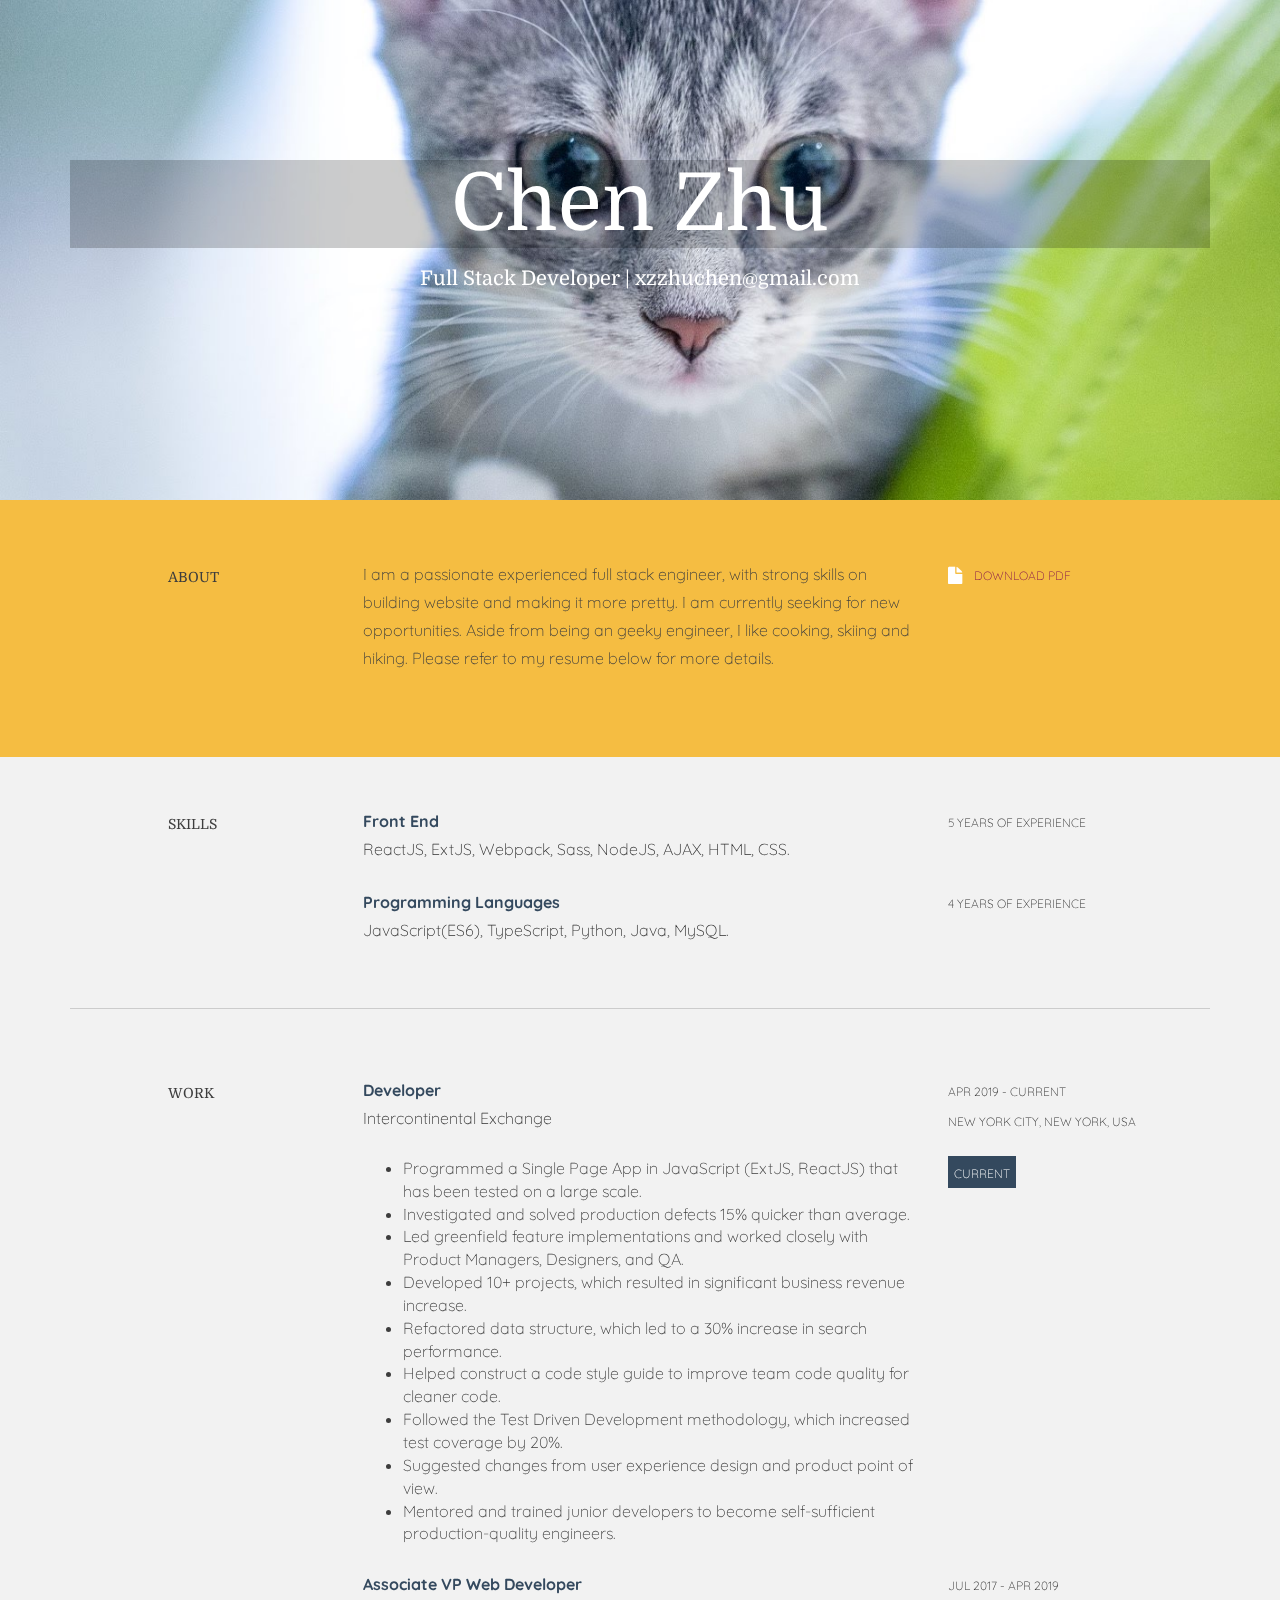
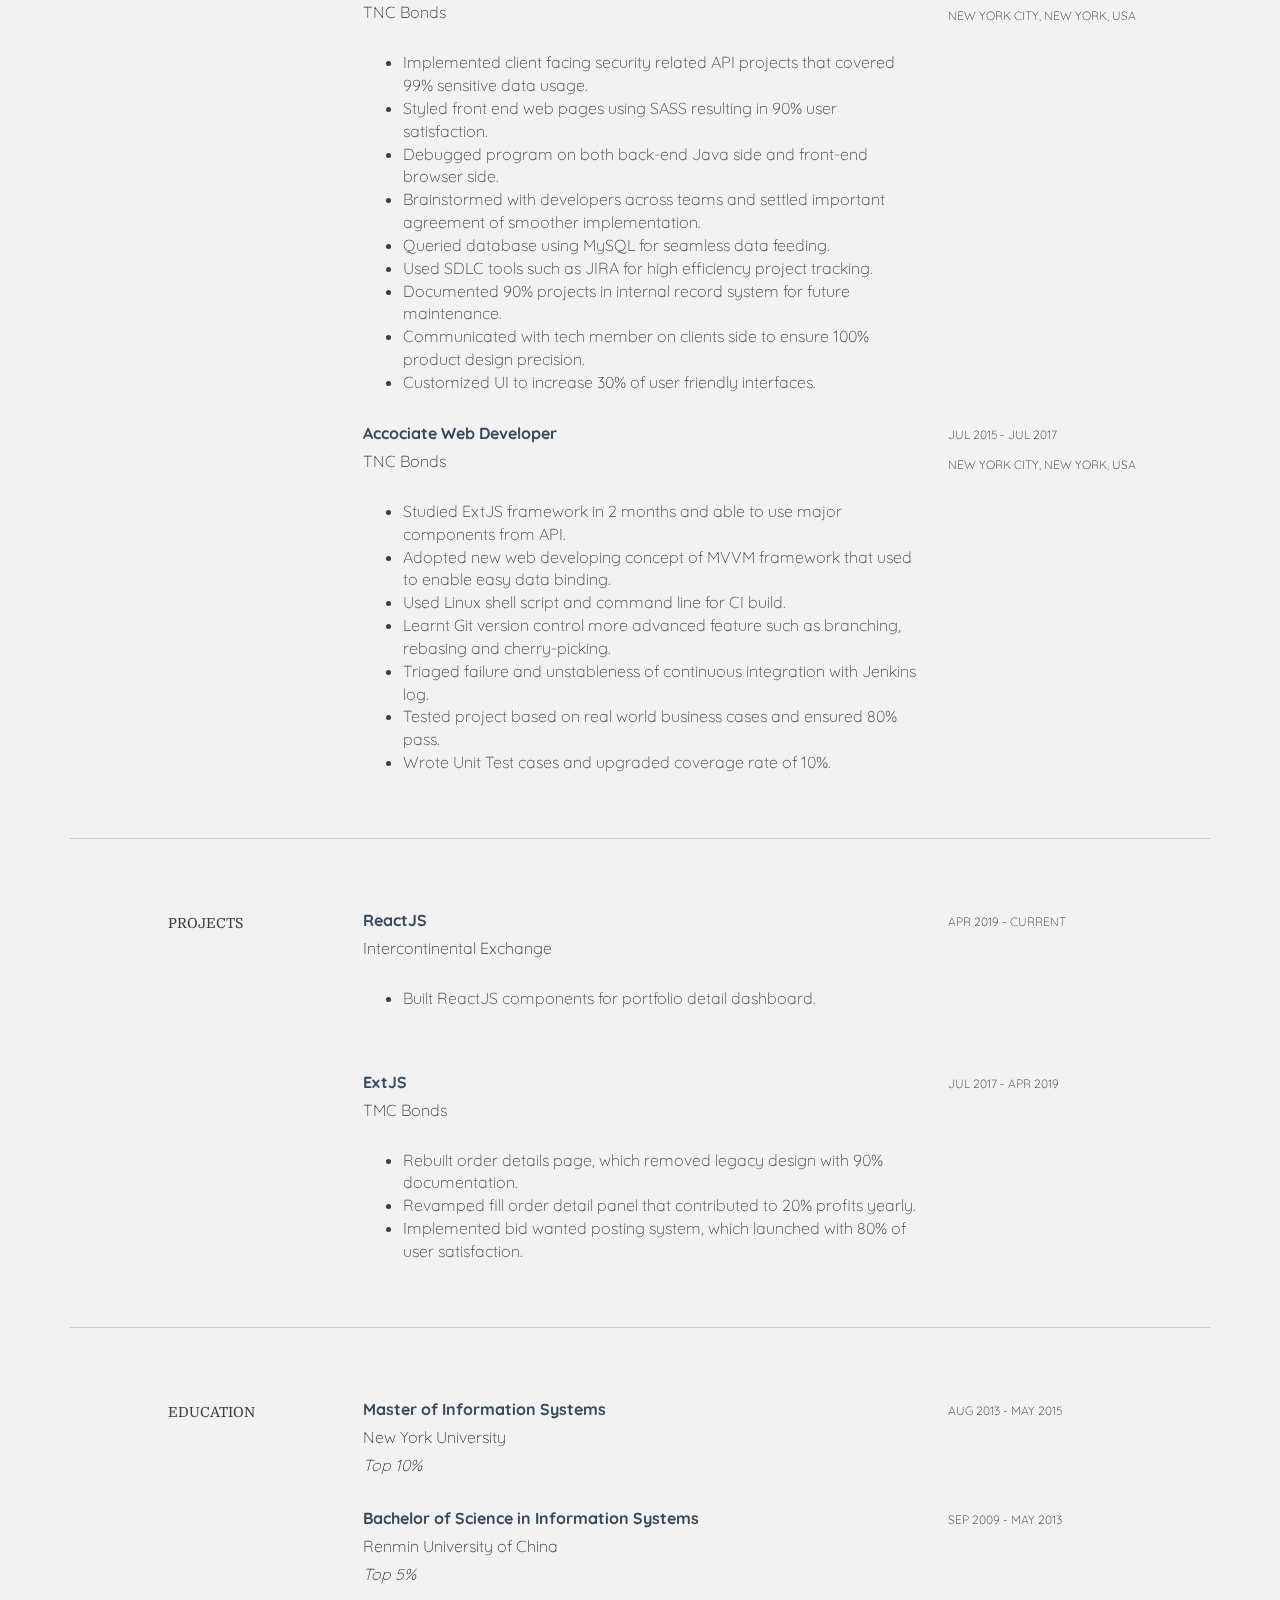
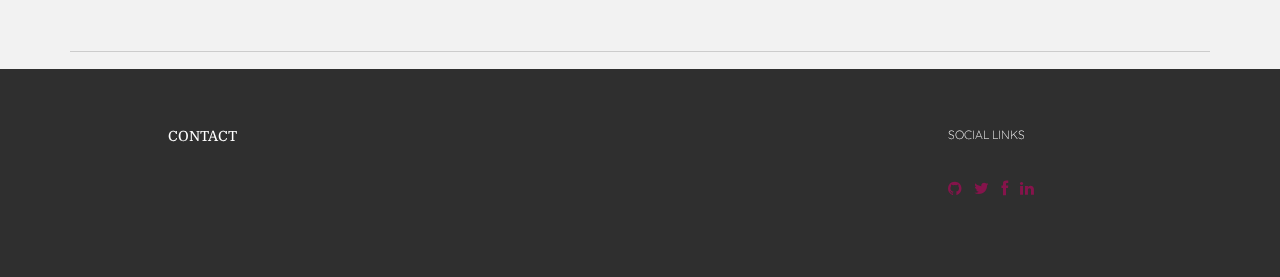
<file: index.html>
<!DOCTYPE html>
<html lang="en">
 <head>

  <meta charset="utf-8">
  <meta name="viewport" content="width=device-width, initial-scale=1.0, maximum-scale=1.0, user-scalable=no">	
  <!-- OPTIONAL: description -->
  <meta name="description" content="A detailed resume about chenzhu">
  <!-- OPTIONAL: author -->
  <meta name="author" content="chenzhu">
  <link rel="shortcut icon" href="favicon.ico">
  <link rel="apple-touch-icon" href="icon.png" />
  
  <title>Chen Zhu | CV</title>

  <!-- Bootstrap core CSS -->
  <link href="css/bootstrap.css" rel="stylesheet">
  <link rel="stylesheet" href="css/font-awesome.min.css">

  <!-- Link the main.css stylesheet -->
  <link href="css/main.css" rel="stylesheet">
  
  <!-- OPTIONAL: Google Fonts (don't forget to edit main.css also) -->
  <!-- <link href='//fonts.googleapis.com/css?family=Lato:300,400,700,300italic,400italic' rel='stylesheet' type='text/css'>
  <link href='//fonts.googleapis.com/css?family=Raleway:400,300,700' rel='stylesheet' type='text/css'> -->
  <link href="https://fonts.googleapis.com/css2?family=Domine&family=Quicksand:wght@300;400&display=swap" rel="stylesheet">

  <!-- HTML5 shim and Respond.js IE8 support of HTML5 elements and media queries -->
  <!--[if lt IE 9]>
    <script src="js/html5shiv.js"></script>
    <script src="js/respond.min.js"></script>
  <![endif]-->

 </head>
 <body>



   <div class="header" id="headerwrap">
     <div class="container">
       <div class="row centered">
         <div class="col-lg-12">
           <h1 class="animated fadeInUp">Chen Zhu</h1>
           <h3>Full Stack Developer | 
            <a href="mailto:xzzhuchen@gmail.com">xzzhuchen@gmail.com</a>
           </h3>
         </div><!--/.col-lg-12-->
       </div><!--/.row-->
     </div><!--/.container-->
   </div><!--/.#headerwrap-->

   <section id="about" name="about"></section>
   <div class="about">
     <div class="container">
       <div class="row"> 
         <div class="col-lg-2 col-lg-offset-1">
           <h5>ABOUT</h5>
         </div>
         <div class="col-lg-6">
  <p>I am a passionate experienced full stack engineer, with strong skills on building website and making it more pretty.
    I am currently seeking for new opportunities.
    Aside from being an geeky engineer, I like cooking, skiing and hiking. Please refer to my resume below for more details.</p>
  </div>
         <div class="col-lg-3">
           <p><a href="resume/my-resume.pdf"><i class="icon-file"></i> <sm>DOWNLOAD PDF</sm></a></p>
         </div>
   
       </div><!--/.row-->
     </div><!--/.container-->
   </div><!--/ #intro-->

   <section id="resume" name="resume"></section>
	<!-- SKILL SECTION -->
	<div class="container desc">
		<div class="row">

				<div class="col-lg-2 col-lg-offset-1">
					<h5>SKILLS</h5>
				</div>
				<!-- EDIT: education line 1 -->
				<div class="col-lg-6">
					<p><t>Front End</t><br/>
						ReactJS, ExtJS, Webpack, Sass, NodeJS, AJAX, HTML, CSS.
						<!-- <br/><i>Aug. 2013 - May. 2015/i> -->
					</p>
				</div>
				<div class="col-lg-3">
					<p><sm>5 years of experience</sm><br/>
					</p>
				</div>
	
				<!-- EDIT: education line 2 -->
				<div class="col-lg-6 col-lg-offset-3">
					<p><t>Programming Languages</t><br/>
            JavaScript(ES6), TypeScript, Python, Java, MySQL.
						<!--<br/><i>Extra info here</i>-->
					</p>
				</div>
				<div class="col-lg-3">
					<p><sm>4 years of experience</sm></p>
				</div>
	
		</div><!--/.row -->
		<br>
		<hr>
	</div><!--/.container -->
	
	<!-- WORK SECTION -->
	<div class="container desc">
		<div class="row">

            <div class="col-lg-2 col-lg-offset-1">
                <h5>WORK</h5>
            </div>
            <!-- EDIT: work line 1 -->
            <div class="col-lg-6">
                <p class="tight"><t>Developer </t><br/>
                    Intercontinental Exchange <br/>
                </p>
                <p><more>
            <ul>
              <li>Programmed a Single Page App in JavaScript (ExtJS, ReactJS) that has been tested on a large scale.</li>
              <li>Investigated and solved production defects 15% quicker than average.</li>
              <li>Led greenfield feature implementations and worked closely with Product Managers, Designers, and QA.</li>
              <li>Developed 10+ projects, which resulted in significant business revenue increase.</li>
              <li>Refactored data structure, which led to a 30% increase in search performance.</li>
              <li>Helped construct a code style guide to improve team code quality for cleaner code.</li>
              <li>Followed the Test Driven Development methodology, which increased test coverage by 20%.</li>
              <li>Suggested changes from user experience design and product point of view.</li>
              <li>Mentored and trained junior developers to become self-sufficient production-quality engineers.</li>
            </ul>
          </more></p>
				</div>
				<div class="col-lg-3">
					<p><sm>Apr 2019 - Current <br />
          New York City, New York, USA</sm></p>
          <imp><sm>CURRENT</sm></imp>
				</div>
				
				<!-- EDIT: work line 2-->
				<div class="col-lg-6 col-lg-offset-3">
					<p class="tight"><t>Associate VP Web Developer</t><br/>
						TNC Bonds <br/>
					</p>
					<p><more>
            <ul>
              <li>Implemented client facing security related API projects that covered 99% sensitive data usage.</li>
              <li>Styled front end web pages using SASS resulting in 90% user satisfaction.</li>
              <li>Debugged program on both back-end Java side and front-end browser side.</li>
              <li>Brainstormed with developers across teams and settled important agreement of smoother implementation.</li>
              <li>Queried database using MySQL for seamless data feeding.</li>
              <li>Used SDLC tools such as JIRA for high efficiency project tracking.</li>
              <li>Documented 90% projects in internal record system for future maintenance.</li>
              <li>Communicated with tech member on clients side to ensure 100% product design precision.</li>
              <li>Customized UI to increase 30% of user friendly interfaces.</li>
            </ul>
          </more></p>
				</div>
				<div class="col-lg-3">
					<p><sm>Jul 2017 - Apr 2019 <br />
            New York City, New York, USA</sm></p>
        </div>
        
        <!-- EDIT: work line 3-->
				<div class="col-lg-6 col-lg-offset-3">
					<p class="tight"><t>Accociate Web Developer</t><br/>
						TNC Bonds <br/>
					</p>
					<p><more>
            <ul>
              <li>Studied ExtJS framework in 2 months and able to use major components from API.</li>
              <li>Adopted new web developing concept of MVVM framework that used to enable easy data binding.</li>
              <li>Used Linux shell script and command line for CI build.</li>
              <li>Learnt Git version control more advanced feature such as branching, rebasing and cherry-picking.</li>
              <li>Triaged failure and unstableness of continuous integration with Jenkins log.</li>
              <li>Tested project based on real world business cases and ensured 80% pass.</li>
              <li>Wrote Unit Test cases and upgraded coverage rate of 10%.</li>
            </ul>
          </more></p>
				</div>
				<div class="col-lg-3">
					<p><sm>Jul 2015 - Jul 2017 <br />
            New York City, New York, USA</sm></p>
				</div>
		</div><!--/.row -->
		<br>
		<hr>
	</div><!--/.container -->

	<!-- PROJECTS SECTION -->
	<div class="container desc">
		<div class="row">

				<div class="col-lg-2 col-lg-offset-1">
					<h5>PROJECTS</h5>
				</div>
				<!-- EDIT: projects line 1 -->
				<div class="col-lg-6">
                    <p><t>ReactJS</t><br/>
                        Intercontinental Exchange<br>
                        <ul>
                        <li>Built ReactJS components for portfolio detail dashboard.</li>
                        </ul>
                        <br/>
					</p>
				</div>
				<div class="col-lg-3">
					<p><sm>Apr 2019 - Current</sm><br/>
				    </p>
                </div>
                <!-- EDIT: projects line 2 -->
				<div class="col-lg-6 col-lg-offset-3">
                    <p><t>ExtJS</t><br/>
                        TMC Bonds
                        <ul>
                            <li>Rebuilt order details page, which removed legacy design with 90% documentation.</li>
                            <li>Revamped fill order detail panel that contributed to 20% profits yearly.</li>
                            <li>Implemented bid wanted posting system, which launched with 80% of user satisfaction.</li>
                        </ul>
					</p>
				</div>
				<div class="col-lg-3">
					<p><sm>Jul 2017 - Apr 2019</sm><br/>
				    </p>
				</div>
	
		</div><!--/.row -->
		<br>
		<hr>
	</div><!--/.container -->

  
	<!-- EDUCATION SECTION -->
	<div class="container desc">
		<div class="row">

				<div class="col-lg-2 col-lg-offset-1">
					<h5>EDUCATION</h5>
				</div>
				<!-- EDIT: education line 1 -->
				<div class="col-lg-6">
					<p><t>Master of Information Systems</t><br/>
            New York University<br/>
            <i>Top 10%</i>
					</p>
				</div>
				<div class="col-lg-3">
					<p><sm>Aug 2013 - May 2015</sm><br/>
          <!-- <imp><sm>Graduated</sm></imp> -->
          
					</p>
				</div>
	
				<!-- EDIT: education line 2 -->
				<div class="col-lg-6 col-lg-offset-3">
					<p><t>Bachelor of Science in Information Systems</t><br/>
						 Renmin University of China<br/>
            <i>Top 5%</i>
					</p>
				</div>
				<div class="col-lg-3">
					<p><sm>Sep 2009 - May 2013</sm></p>
				</div>
	
		</div><!--/.row -->
		<br>
		<hr>
	</div><!--/.container -->
</body>

<section id="contact" name="contact"></section>
	<!--FOOTER DESCRIPTION -->
	<div id="footwrap" class="footer">
		<div class="container">
			<div class="row">
			
				<div class="col-lg-2 col-lg-offset-1">
					<h5>CONTACT</h5>
				</div>
				<!-- EDIT: email -->
				<div class="col-lg-6">
					<!-- <p><t>Email</t><br/>
						<a href="mailto:xzzhuchen@gmail.com" class="mail">xzzhuchen@gmail.com</a> <br/>
					</p> -->
					<!-- EDIT: address -->
					
				</div>
				<div class="col-lg-3">
					<p><sm>SOCIAL LINKS</sm></p>
					<p>
						<!-- EDIT: Social Links. Replace # with your URL for each -->
						<a href="#"><i class="icon-github"></i></a>
						<a href="#"><i class="icon-twitter"></i></a>
						<a href="#"><i class="icon-facebook"></i></a>
						<a href="#"><i class="icon-linkedin"></i></a>
						<!--<a href="#"><i class="icon-github"></i></a>-->
					</p>
				</div>
			</div><!--/.row -->
		</div><!--/.container -->
  </div><!--/ #footer -->
  
</html>
</file>
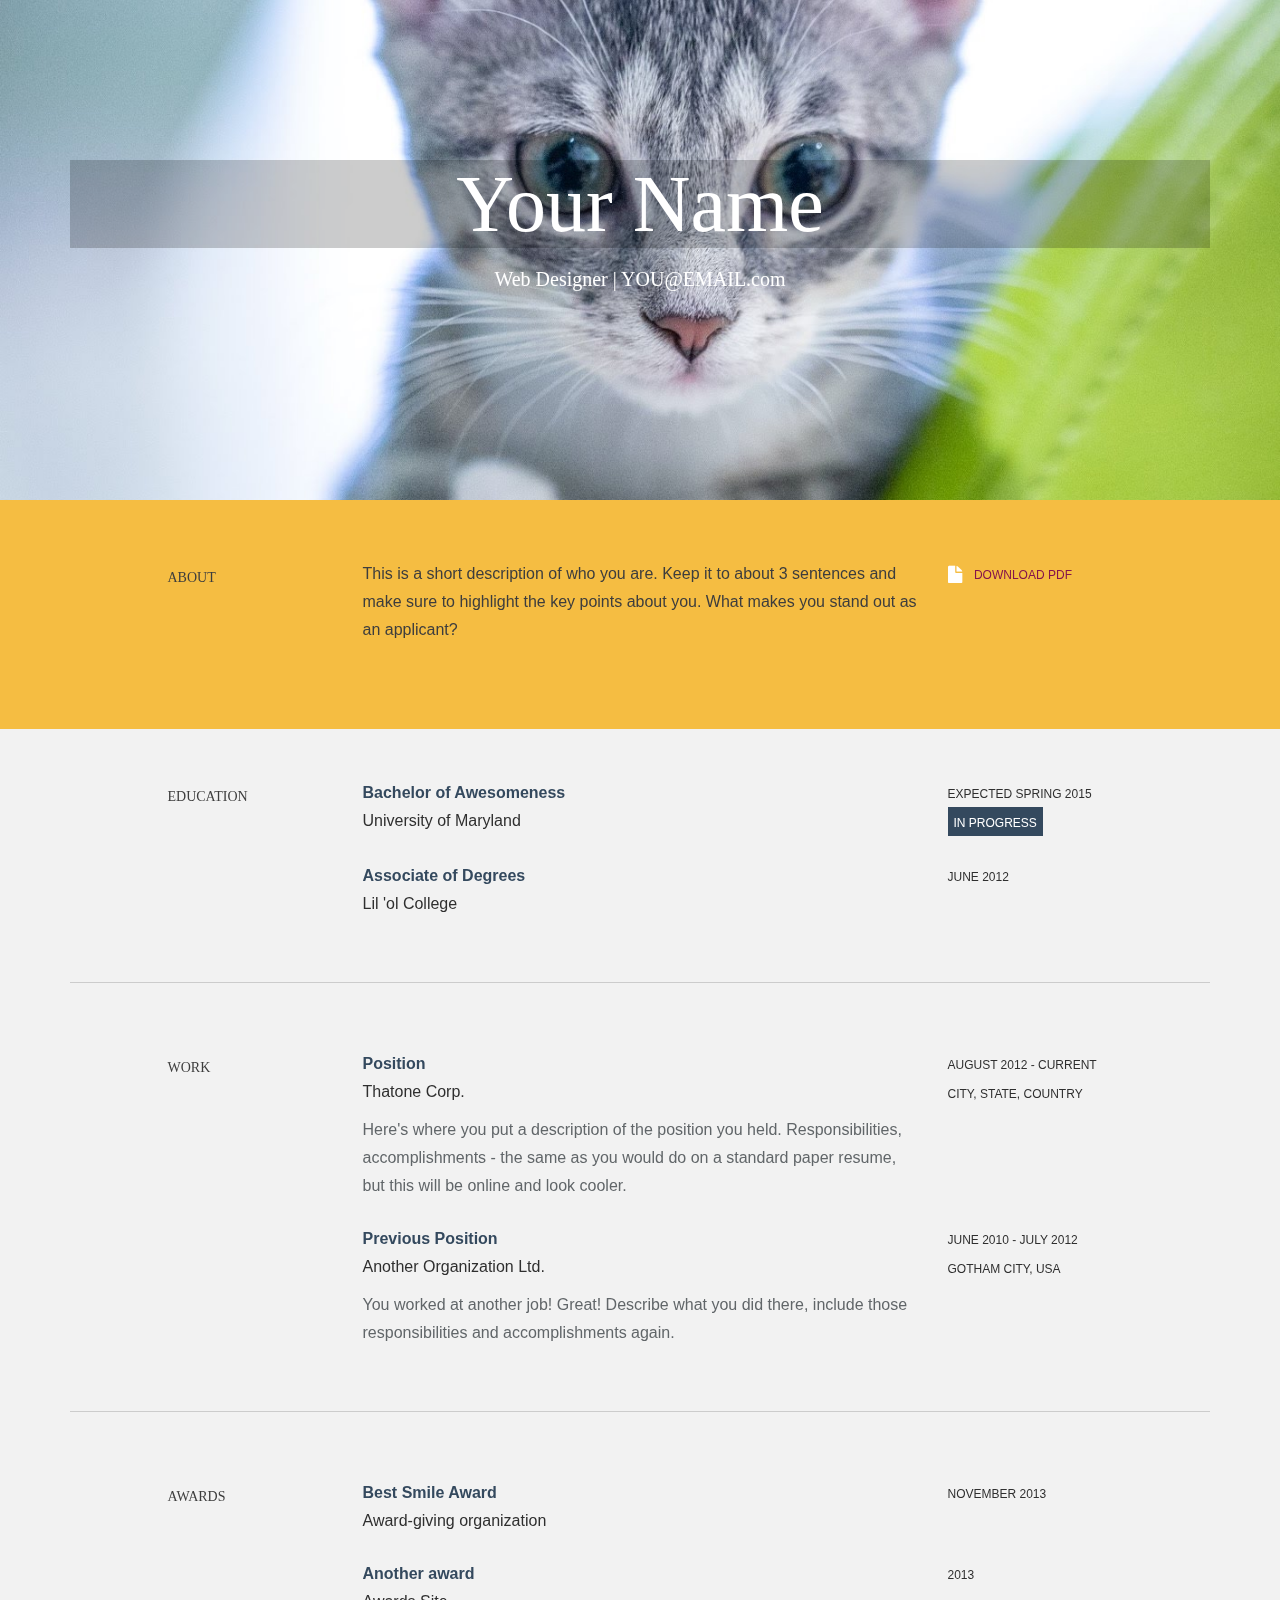
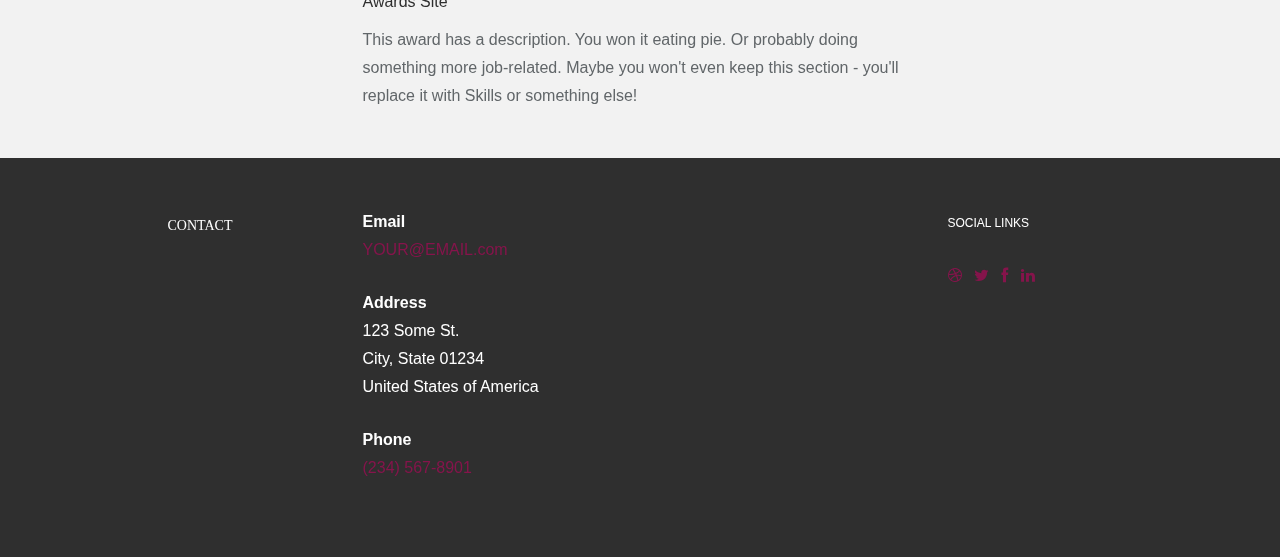
<file: template_index.html>
<!DOCTYPE html>
<html lang="en">
  <head>
    <meta charset="utf-8">
    <meta name="viewport" content="width=device-width, initial-scale=1.0, maximum-scale=1.0, user-scalable=no">	
    <!-- OPTIONAL: description -->
    <meta name="description" content="">
    <!-- OPTIONAL: author -->
    <meta name="author" content="">
    <link rel="shortcut icon" href="favicon.ico">
    <link rel="apple-touch-icon" href="icon.png" />

		<!-- EDIT: title -->
    <title>My Awesome Resume</title>

    <!-- Bootstrap core CSS -->
    <link href="css/bootstrap.css" rel="stylesheet">
    <link rel="stylesheet" href="css/font-awesome.min.css">

    <!-- Link the main.css stylesheet -->
    <link href="css/main.css" rel="stylesheet">
    
    <!-- OPTIONAL: Google Fonts (don't forget to edit main.css also) -->

    <link href='//fonts.googleapis.com/css?family=Lato:300,400,700,300italic,400italic' rel='stylesheet' type='text/css'>
    <link href='//fonts.googleapis.com/css?family=Raleway:400,300,700' rel='stylesheet' type='text/css'>


    <!-- HTML5 shim and Respond.js IE8 support of HTML5 elements and media queries -->
    <!--[if lt IE 9]>
      <script src="js/html5shiv.js"></script>
      <script src="js/respond.min.js"></script>
    <![endif]-->
  </head>

  <body>
	
	<div id="header" class="header">
		<div class="container">
			<div class="row centered">
				<div class="col-lg-12">
					<!-- EDIT: name -->
					<h1>Your Name</h1>
					<!-- EDIT: title | email -->
					<h3>Web Designer | <a href="mailto:YOU@EMAIL.com" target="_blank">YOU@EMAIL.com</a></h3>
				</div><!--/.col-lg-12 -->
			</div><!--/.row -->
		</div><!--/.container -->
	</div><!--/.header -->
	

	<section id="about" name="about"></section>
	<div class="about">
		<div class="container">
			<div class="row">
				
				<div class="col-lg-2 col-lg-offset-1">
					<h5>ABOUT</h5>
				</div>
				<div class="col-lg-6">
					<!-- EDIT: about -->
					<p>This is a short description of who you are. Keep it to about 3 sentences and make sure to highlight the key points about you. What makes you stand out as an applicant?</p>
				</div>
				<div class="col-lg-3">
					<!-- EDIT: download link -->
					<p><a href="my-resume.pdf" target="_blank"><i class="icon-file"></i> <sm>DOWNLOAD PDF</sm></a></p>
				</div>
				
			</div><!--/.row -->
		</div><!--/.container -->
	</div><!--/ #intro -->


	<section id="resume" name="resume"></section>
	<!-- EDUCATION SECTION -->
	<div class="container desc">
		<div class="row">

				<div class="col-lg-2 col-lg-offset-1">
					<h5>EDUCATION</h5>
				</div>
				<!-- EDIT: education line 1 -->
				<div class="col-lg-6">
					<p><t>Bachelor of Awesomeness</t><br/>
						University of Maryland
						<!--<br/><i>Extra info here</i>-->
					</p>
				</div>
				<div class="col-lg-3">
					<p><sm>Expected SPRING 2015</sm><br/>
					<imp><sm>IN PROGRESS</sm></imp>
					</p>
				</div>
	
				<!-- EDIT: education line 2 -->
				<div class="col-lg-6 col-lg-offset-3">
					<p><t>Associate of Degrees </t><br/>
						 Lil 'ol College
						<!--<br/><i>Extra info here</i>-->
					</p>
				</div>
				<div class="col-lg-3">
					<p><sm>JUNE 2012</sm></p>
				</div>
	
		</div><!--/.row -->
		<br>
		<hr>
	</div><!--/.container -->
	
	<!-- WORK SECTION -->
	<div class="container desc">
		<div class="row">

				<div class="col-lg-2 col-lg-offset-1">
					<h5>WORK</h5>
				</div>
				<!-- EDIT: work line 1 -->
				<div class="col-lg-6">
					<p class="tight"><t>Position </t><br/>
						Thatone Corp. <br/>
					</p>
					<p><more>Here's where you put a description of the position you held. Responsibilities, accomplishments - the same as you would do on a standard paper resume, but this will be online and look cooler.</more></p>
				</div>
				<div class="col-lg-3">
					<p><sm>AUGUST 2012 - CURRENT <br />
					CITY, STATE, COUNTRY</sm></p>
				</div>
				
				<!-- EDIT: work line 2-->
				<div class="col-lg-6 col-lg-offset-3">
					<p class="tight"><t>Previous Position</t><br/>
						Another Organization Ltd. <br/>
					</p>
					<p><more>You worked at another job! Great! Describe what you did there, include those responsibilities and accomplishments again.</more></p>
				</div>
				<div class="col-lg-3">
					<p><sm>JUNE 2010 - JULY 2012 <br />
					GOTHAM CITY, USA</sm></p>
				</div>
		</div><!--/.row -->
		<br>
		<hr>
	</div><!--/.container -->


	<!-- AWARDS SECTION -->
	<div class="container desc">
		<div class="row">
				<div class="col-lg-2 col-lg-offset-1">
					<h5>AWARDS</h5>
				</div>

				<!-- EDIT: awards line 1-->
				<div class="col-lg-6">
					<p><t>Best Smile Award</t><br/>
						Award-giving organization<br/>
					</p>
				</div>
				<div class="col-lg-3">
					<p><sm>NOVEMBER 2013</sm></p>
				</div>
	
				<!-- EDIT: awards line 2-->
				<div class="col-lg-6 col-lg-offset-3">
					<p class="tight"><t>Another award</t><br/>
						Awards Site
					</p>
					<p><more>This award has a description. You won it eating pie. Or probably doing something more job-related. Maybe you won't even keep this section - you'll replace it with Skills or something else!</more></p>
				</div>
				<div class="col-lg-3">
					<p><sm>2013</sm></p>
				</div>
		
		</div><!--/.row -->
		<br>
	</div><!--/.container -->
	

	<section id="contact" name="contact"></section>
	<!--FOOTER DESCRIPTION -->
	<div id="footwrap" class="footer">
		<div class="container">
			<div class="row">
			
				<div class="col-lg-2 col-lg-offset-1">
					<h5>CONTACT</h5>
				</div>
				<!-- EDIT: email -->
				<div class="col-lg-6">
					<p><t>Email</t><br/>
						<a href="mailto:YOUR@EMAIL.com" target="_blank" class="mail">YOUR@EMAIL.com</a> <br/>
					</p>
					<!-- EDIT: address -->
					<p><t>Address</t><br/>
						123 Some St. <br/>
						City, State 01234 <br/>
						United States of America<br/>
					</p>
					<!-- EDIT: phone number -->
					<p><t>Phone</t><br/>
						<a href="tel:2345678901" class="tel">(234) 567-8901</a> <br/>
					</p>
				</div>
				<div class="col-lg-3">
					<p><sm>SOCIAL LINKS</sm></p>
					<p>
						<!-- EDIT: Social Links. Replace # with your URL for each -->
						<a href="#" target="_blank"><i class="icon-dribbble"></i></a>
						<a href="#" target="_blank"><i class="icon-twitter"></i></a>
						<a href="#" target="_blank"><i class="icon-facebook"></i></a>
						<a href="#" target="_blank"><i class="icon-linkedin"></i></a>
						<!--<a href="#" target="_blank"><i class="icon-github"></i></a>-->
					</p>
				</div>
			</div><!--/.row -->
		</div><!--/.container -->
	</div><!--/ #footer -->
  </body>
</html>
</file>
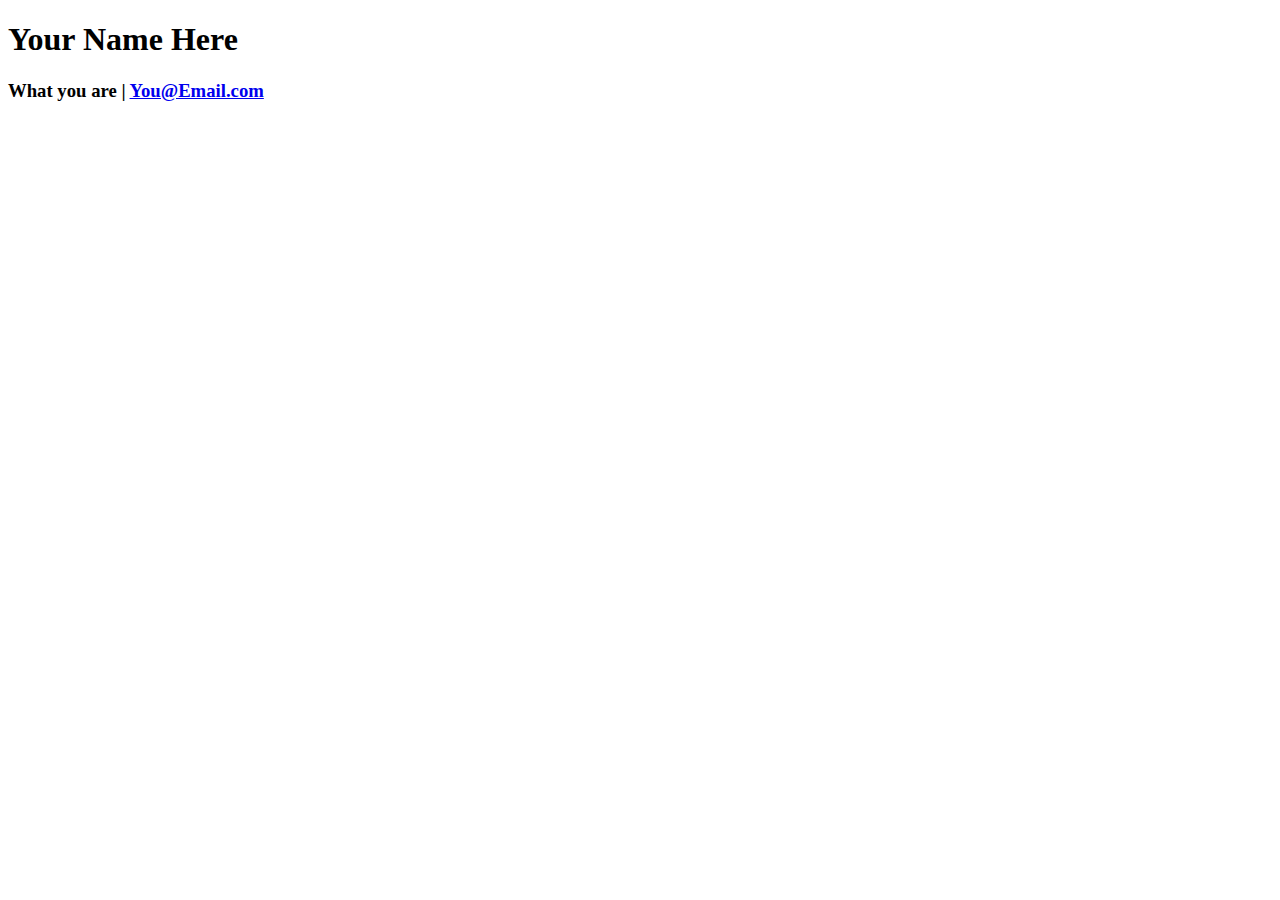
<file: stages/index-1.html>
<!DOCTYPE html>
<html lang="en">
  <head>
    <title>My Awesome Resume</title>
  </head>

  <body>
  
  <div class="header">
    <div class="container">
      <div class="row centered">
        <div class="col-lg-12 animated fadeInUp">
          <h1>Your Name Here</h1>
          <h3>What you are | 
          <a href="mailto:You@Email.com" target="_blank">You@Email.com</a>
          </h3>
        </div><!--/.col-lg-12 -->
      </div><!--/.row -->
    </div><!--/.container -->
  </div><!--/.#headerwrap -->  

</body>
</html>
</file>
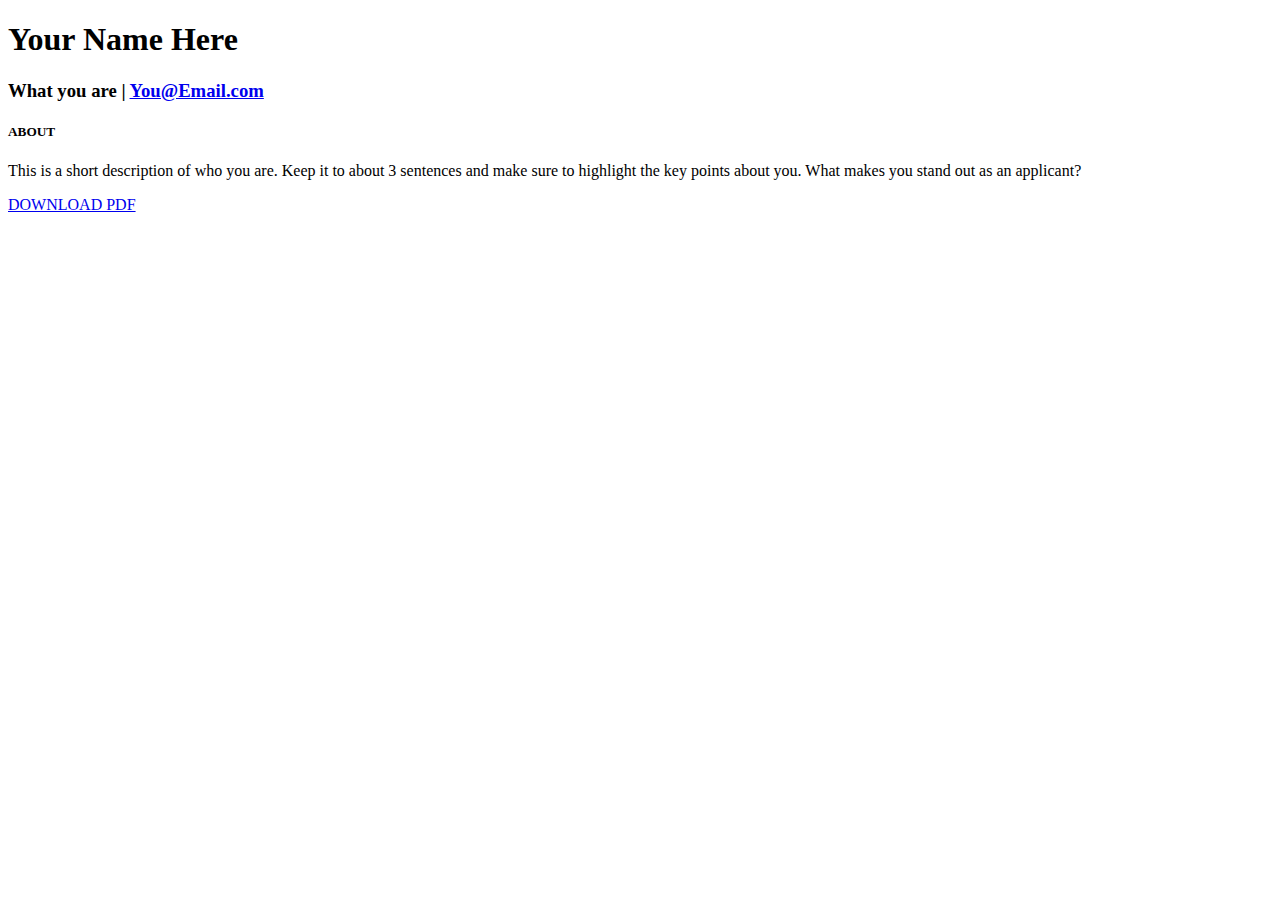
<file: stages/index-2.html>
<!DOCTYPE html>
<html lang="en">
  <head>
    <title>My Awesome Resume</title>
  </head>

  <body>
  
  <div class="header">
    <div class="container">
      <div class="row centered">
        <div class="col-lg-12 animated fadeInUp">
          <h1>Your Name Here</h1>
          <h3>What you are | 
          <a href="mailto:You@Email.com" target="_blank">You@Email.com</a>
          </h3>
        </div><!--/.col-lg-12 -->
      </div><!--/.row -->
    </div><!--/.container -->
  </div><!--/.#headerwrap -->  

<section id="about" name="about"></section>
 <div class="about">
   <div class="container">
     <div class="row"> 
       <div class="col-lg-2 col-lg-offset-1">
         <h5>ABOUT</h5>
       </div>
       <div class="col-lg-6">
        <p>This is a short description of who you are. Keep it to about 3 sentences and make sure to highlight the key points about you. What makes you stand out as an applicant?</p>
       </div>
       <div class="col-lg-3">
         <p><a href="my-resume.pdf" target="_blank"><i class="icon-file"></i> <sm>DOWNLOAD PDF</sm></a></p>
       </div>
     </div><!--/.row-->
   </div><!--/.container-->
 </div><!--/ #intro-->

</body>
</html>
</file>
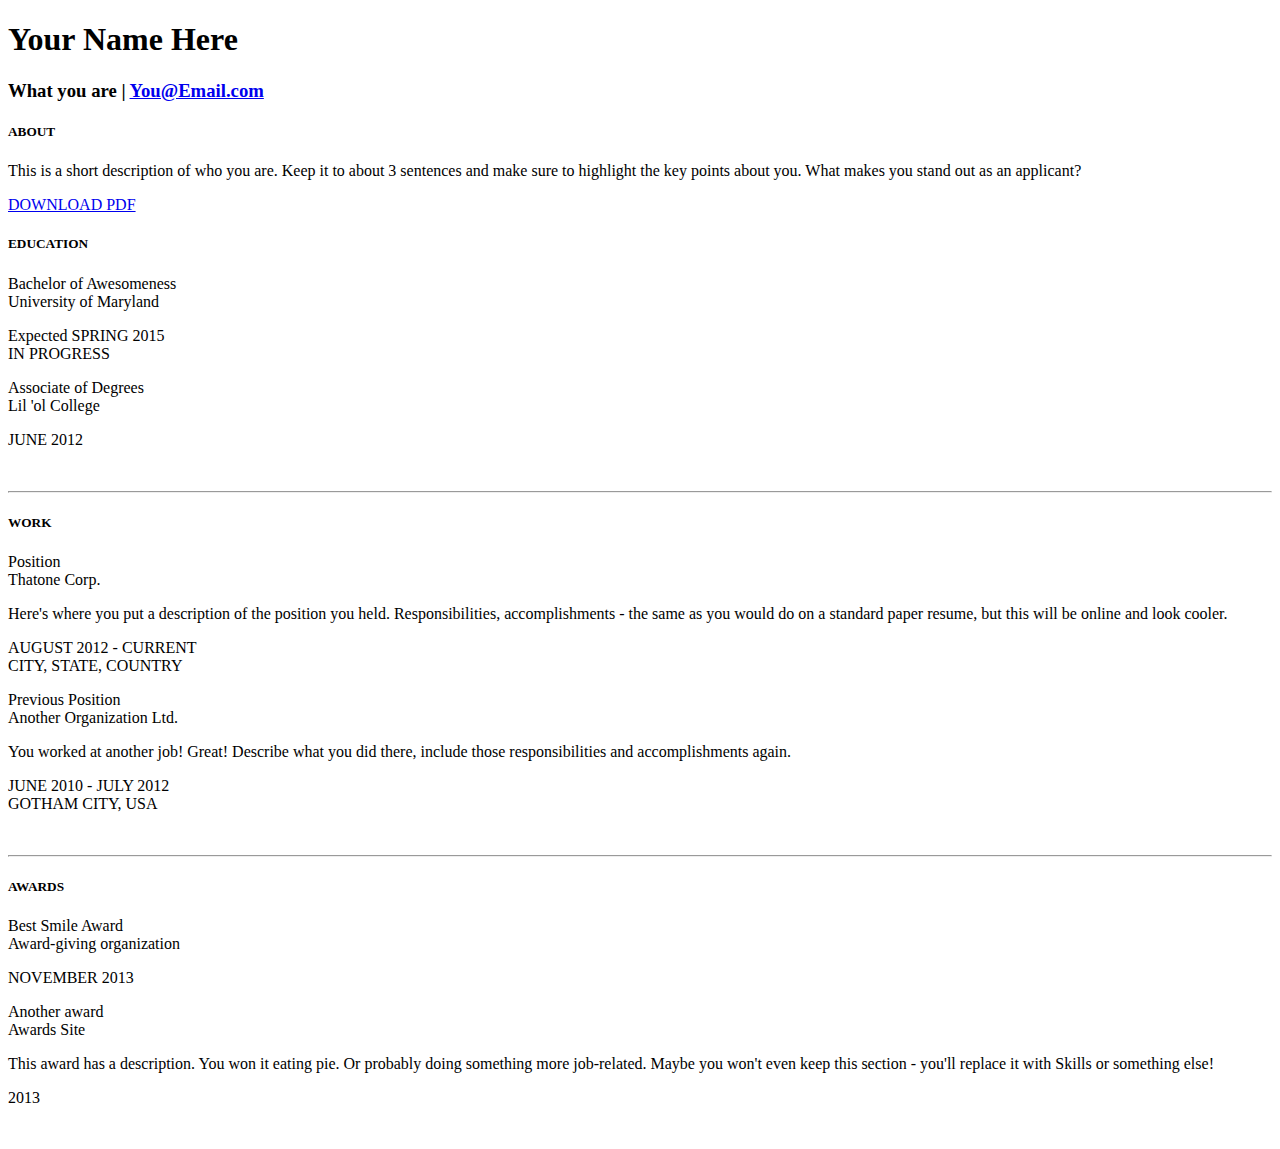
<file: stages/index-3.html>
<!DOCTYPE html>
<html lang="en">
  <head>
    <title>My Awesome Resume</title>
  </head>

  <body>
  
  <div class="header">
    <div class="container">
      <div class="row centered">
        <div class="col-lg-12 animated fadeInUp">
          <h1>Your Name Here</h1>
          <h3>What you are | 
          <a href="mailto:You@Email.com" target="_blank">You@Email.com</a>
          </h3>
        </div><!--/.col-lg-12 -->
      </div><!--/.row -->
    </div><!--/.container -->
  </div><!--/.#headerwrap -->  

<section id="about" name="about"></section>
 <div class="about">
   <div class="container">
     <div class="row"> 
       <div class="col-lg-2 col-lg-offset-1">
         <h5>ABOUT</h5>
       </div>
       <div class="col-lg-6">
<p>This is a short description of who you are. Keep it to about 3 sentences and make sure to highlight the key points about you. What makes you stand out as an applicant?</p>
</div>
       <div class="col-lg-3">
         <p><a href="my-resume.pdf" target="_blank"><i class="icon-file"></i> <sm>DOWNLOAD PDF</sm></a></p>
       </div>
 
     </div><!--/.row-->
   </div><!--/.container-->
 </div><!--/ #intro-->

<section id="resume" name="resume"></section>
  <!-- EDUCATION SECTION -->
  <div class="container desc">
    <div class="row">

        <div class="col-lg-2 col-lg-offset-1">
          <h5>EDUCATION</h5>
        </div>
        <!-- EDIT: education line 1 -->
        <div class="col-lg-6">
          <p><t>Bachelor of Awesomeness</t><br/>
            University of Maryland
            <!--<br/><i>Extra info here</i>-->
          </p>
        </div>
        <div class="col-lg-3">
          <p><sm>Expected SPRING 2015</sm><br/>
          <imp><sm>IN PROGRESS</sm></imp>
          </p>
        </div>
  
        <!-- EDIT: education line 2 -->
        <div class="col-lg-6 col-lg-offset-3">
          <p><t>Associate of Degrees </t><br/>
             Lil 'ol College
            <!--<br/><i>Extra info here</i>-->
          </p>
        </div>
        <div class="col-lg-3">
          <p><sm>JUNE 2012</sm></p>
        </div>
  
    </div><!--/.row -->
    <br>
    <hr>
  </div><!--/.container -->
  
  <!-- WORK SECTION -->
  <div class="container desc">
    <div class="row">

        <div class="col-lg-2 col-lg-offset-1">
          <h5>WORK</h5>
        </div>
        <!-- EDIT: work line 1 -->
        <div class="col-lg-6">
          <p class="tight"><t>Position </t><br/>
            Thatone Corp. <br/>
          </p>
          <p><more>Here's where you put a description of the position you held. Responsibilities, accomplishments - the same as you would do on a standard paper resume, but this will be online and look cooler.</more></p>
        </div>
        <div class="col-lg-3">
          <p><sm>AUGUST 2012 - CURRENT <br />
          CITY, STATE, COUNTRY</sm></p>
        </div>
        
        <!-- EDIT: work line 2-->
        <div class="col-lg-6 col-lg-offset-3">
          <p class="tight"><t>Previous Position</t><br/>
            Another Organization Ltd. <br/>
          </p>
          <p><more>You worked at another job! Great! Describe what you did there, include those responsibilities and accomplishments again.</more></p>
        </div>
        <div class="col-lg-3">
          <p><sm>JUNE 2010 - JULY 2012 <br />
          GOTHAM CITY, USA</sm></p>
        </div>
    </div><!--/.row -->
    <br>
    <hr>
  </div><!--/.container -->


  <!-- AWARDS SECTION -->
  <div class="container desc">
    <div class="row">
        <div class="col-lg-2 col-lg-offset-1">
          <h5>AWARDS</h5>
        </div>

        <!-- EDIT: awards line 1-->
        <div class="col-lg-6">
          <p><t>Best Smile Award</t><br/>
            Award-giving organization<br/>
          </p>
        </div>
        <div class="col-lg-3">
          <p><sm>NOVEMBER 2013</sm></p>
        </div>
  
        <!-- EDIT: awards line 2-->
        <div class="col-lg-6 col-lg-offset-3">
          <p class="tight"><t>Another award</t><br/>
            Awards Site
          </p>
          <p><more>This award has a description. You won it eating pie. Or probably doing something more job-related. Maybe you won't even keep this section - you'll replace it with Skills or something else!</more></p>
        </div>
        <div class="col-lg-3">
          <p><sm>2013</sm></p>
        </div>
    
    </div><!--/.row -->
    <br>
  </div><!--/.container -->

</body>
</html>
</file>
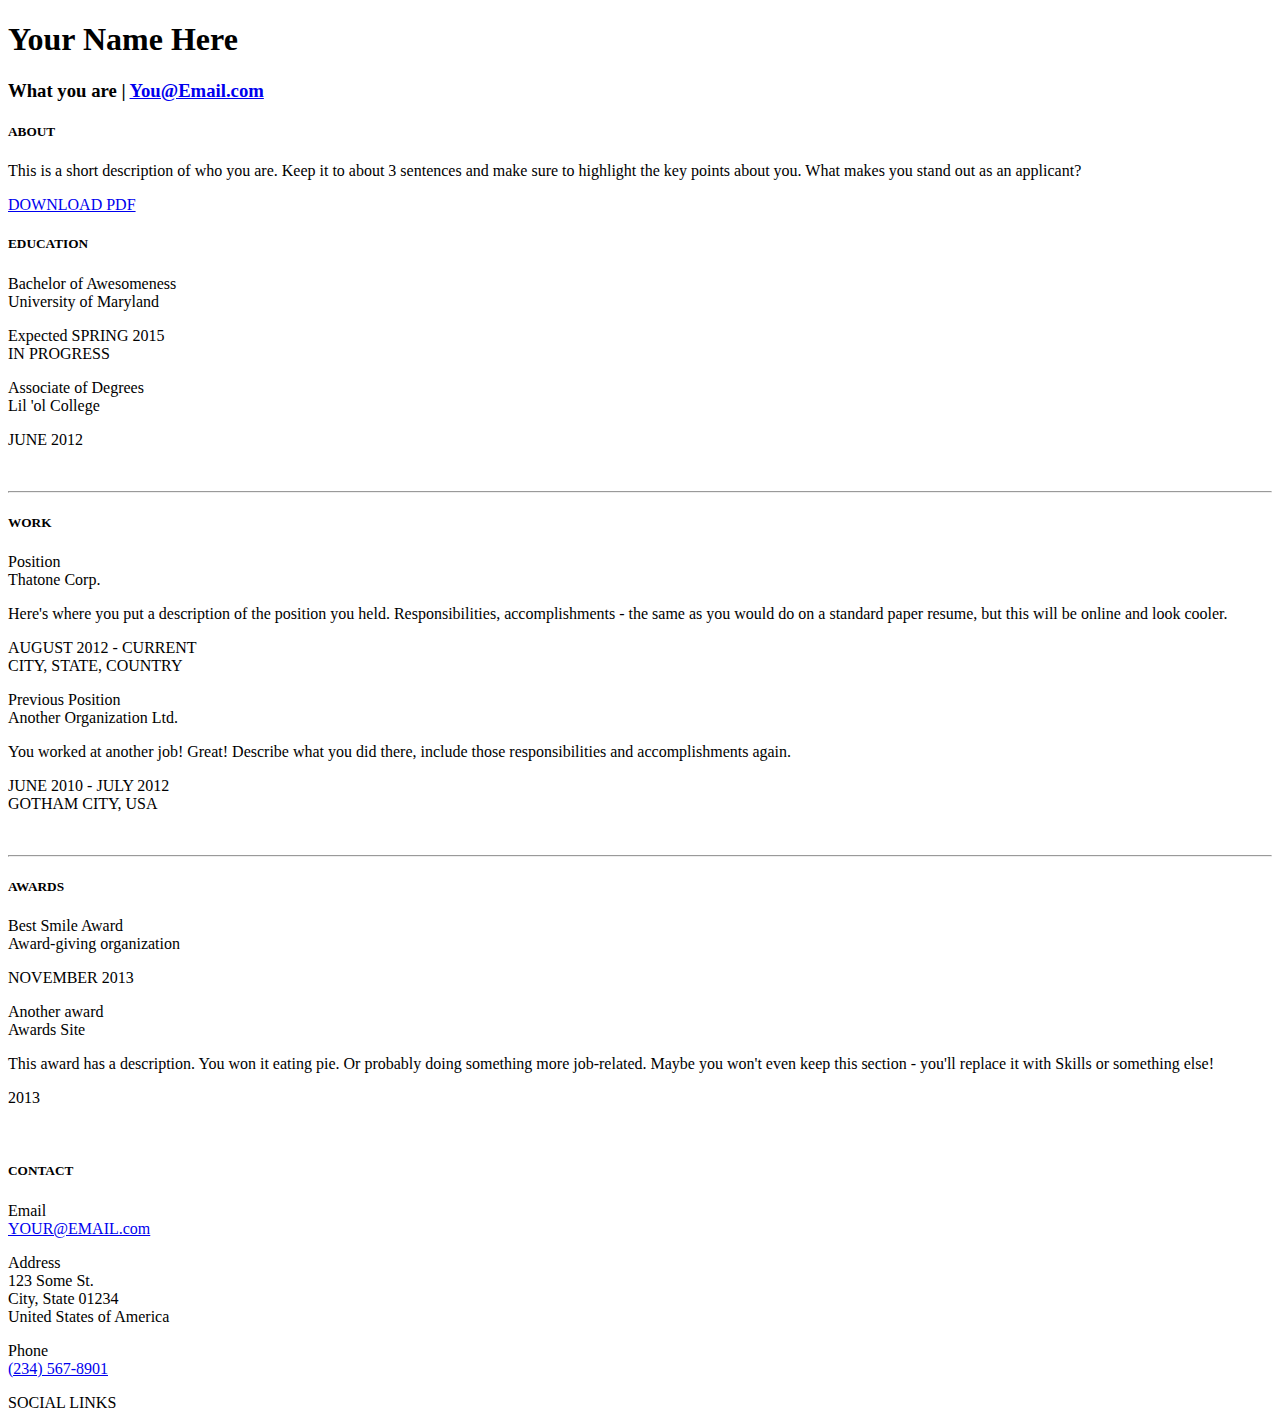
<file: stages/index-4.html>
<!DOCTYPE html>
<html lang="en">
  <head>
    <title>My Awesome Resume</title>
  </head>

  <body>
  
  <div class="header">
    <div class="container">
      <div class="row centered">
        <div class="col-lg-12 animated fadeInUp">
          <h1>Your Name Here</h1>
          <h3>What you are | 
          <a href="mailto:You@Email.com" target="_blank">You@Email.com</a>
          </h3>
        </div><!--/.col-lg-12 -->
      </div><!--/.row -->
    </div><!--/.container -->
  </div><!--/.#headerwrap -->  

<section id="about" name="about"></section>
 <div class="about">
   <div class="container">
     <div class="row"> 
       <div class="col-lg-2 col-lg-offset-1">
         <h5>ABOUT</h5>
       </div>
       <div class="col-lg-6">
<p>This is a short description of who you are. Keep it to about 3 sentences and make sure to highlight the key points about you. What makes you stand out as an applicant?</p>
</div>
       <div class="col-lg-3">
         <p><a href="my-resume.pdf" target="_blank"><i class="icon-file"></i> <sm>DOWNLOAD PDF</sm></a></p>
       </div>
 
     </div><!--/.row-->
   </div><!--/.container-->
 </div><!--/ #intro-->
<section id="resume" name="resume"></section>
  <!-- EDUCATION SECTION -->
  <div class="container desc">
    <div class="row">

        <div class="col-lg-2 col-lg-offset-1">
          <h5>EDUCATION</h5>
        </div>
        <!-- EDIT: education line 1 -->
        <div class="col-lg-6">
          <p><t>Bachelor of Awesomeness</t><br/>
            University of Maryland
            <!--<br/><i>Extra info here</i>-->
          </p>
        </div>
        <div class="col-lg-3">
          <p><sm>Expected SPRING 2015</sm><br/>
          <imp><sm>IN PROGRESS</sm></imp>
          </p>
        </div>
  
        <!-- EDIT: education line 2 -->
        <div class="col-lg-6 col-lg-offset-3">
          <p><t>Associate of Degrees </t><br/>
             Lil 'ol College
            <!--<br/><i>Extra info here</i>-->
          </p>
        </div>
        <div class="col-lg-3">
          <p><sm>JUNE 2012</sm></p>
        </div>
  
    </div><!--/.row -->
    <br>
    <hr>
  </div><!--/.container -->
  
  <!-- WORK SECTION -->
  <div class="container desc">
    <div class="row">

        <div class="col-lg-2 col-lg-offset-1">
          <h5>WORK</h5>
        </div>
        <!-- EDIT: work line 1 -->
        <div class="col-lg-6">
          <p class="tight"><t>Position </t><br/>
            Thatone Corp. <br/>
          </p>
          <p><more>Here's where you put a description of the position you held. Responsibilities, accomplishments - the same as you would do on a standard paper resume, but this will be online and look cooler.</more></p>
        </div>
        <div class="col-lg-3">
          <p><sm>AUGUST 2012 - CURRENT <br />
          CITY, STATE, COUNTRY</sm></p>
        </div>
        
        <!-- EDIT: work line 2-->
        <div class="col-lg-6 col-lg-offset-3">
          <p class="tight"><t>Previous Position</t><br/>
            Another Organization Ltd. <br/>
          </p>
          <p><more>You worked at another job! Great! Describe what you did there, include those responsibilities and accomplishments again.</more></p>
        </div>
        <div class="col-lg-3">
          <p><sm>JUNE 2010 - JULY 2012 <br />
          GOTHAM CITY, USA</sm></p>
        </div>
    </div><!--/.row -->
    <br>
    <hr>
  </div><!--/.container -->


  <!-- AWARDS SECTION -->
  <div class="container desc">
    <div class="row">
        <div class="col-lg-2 col-lg-offset-1">
          <h5>AWARDS</h5>
        </div>

        <!-- EDIT: awards line 1-->
        <div class="col-lg-6">
          <p><t>Best Smile Award</t><br/>
            Award-giving organization<br/>
          </p>
        </div>
        <div class="col-lg-3">
          <p><sm>NOVEMBER 2013</sm></p>
        </div>
  
        <!-- EDIT: awards line 2-->
        <div class="col-lg-6 col-lg-offset-3">
          <p class="tight"><t>Another award</t><br/>
            Awards Site
          </p>
          <p><more>This award has a description. You won it eating pie. Or probably doing something more job-related. Maybe you won't even keep this section - you'll replace it with Skills or something else!</more></p>
        </div>
        <div class="col-lg-3">
          <p><sm>2013</sm></p>
        </div>
    
    </div><!--/.row -->
    <br>
  </div><!--/.container -->
  

  <section id="contact" name="contact"></section>
  <!--FOOTER DESCRIPTION -->
  <div id="footwrap" class="footer">
    <div class="container">
      <div class="row">
      
        <div class="col-lg-2 col-lg-offset-1">
          <h5>CONTACT</h5>
        </div>
        <!-- EDIT: email -->
        <div class="col-lg-6">
          <p><t>Email</t><br/>
            <a href="mailto:YOUR@EMAIL.com" class="mail">YOUR@EMAIL.com</a> <br/>
          </p>
          <!-- EDIT: address -->
          <p><t>Address</t><br/>
            123 Some St. <br/>
            City, State 01234 <br/>
            United States of America<br/>
          </p>
          <!-- EDIT: phone number -->
          <p><t>Phone</t><br/>
            <a href="tel:2345678901" class="tel">(234) 567-8901</a> <br/>
          </p>
        </div>
        <div class="col-lg-3">
          <p><sm>SOCIAL LINKS</sm></p>
          <p>
            <!-- EDIT: Social Links. Replace # with your URL for each -->
            <a href="#" target="_blank"><i class="icon-dribbble"></i></a>
            <a href="#" target="_blank"><i class="icon-twitter"></i></a>
            <a href="#" target="_blank"><i class="icon-facebook"></i></a>
            <a href="#" target="_blank"><i class="icon-linkedin"></i></a>
            <!--<a href="#" target="_blank"><i class="icon-github"></i></a>-->
          </p>
        </div>
      </div><!--/.row -->
    </div><!--/.container -->
  </div><!--/ #footer -->

</body>
</html>
</file>
<file: css/main.css>
body {
  background-color: #f2f2f2;
  font-family: 'Quicksand', sans-serif; /* OPTIONAL: Google Fonts - base font */
  font-weight: 300;
  font-size: 16px;
  color: #3D3D3D;

  -webkit-font-smoothing: antialiased;
  -webkit-overflow-scrolling: touch;
}

/* Titles */
h1, h2, h3, h4, h5, h6 {
  font-family: 'Domine', serif; /* OPTIONAL: Google Fonts - title font */
  font-weight: 300;
  color: #3D3D3D;
}

/* Paragraph & Typographic */
p {
  line-height: 28px;
  margin-bottom: 25px;
}

.centered {
    text-align: center;
}

/* Links */
a {
  color: #85144b;
  word-wrap: break-word;

  -webkit-transition: color 0.1s ease-in, background 0.1s ease-in;
  -moz-transition: color 0.1s ease-in, background 0.1s ease-in;
  -ms-transition: color 0.1s ease-in, background 0.1s ease-in;
  -o-transition: color 0.1s ease-in, background 0.1s ease-in;
  transition: color 0.1s ease-in, background 0.1s ease-in;
}

a:hover,
a:focus {
  color: #7b7b7b;
  text-decoration: none;
  outline: 0;
}

a:before,
a:after {
  -webkit-transition: color 0.1s ease-in, background 0.1s ease-in;
  -moz-transition: color 0.1s ease-in, background 0.1s ease-in;
  -ms-transition: color 0.1s ease-in, background 0.1s ease-in;
  -o-transition: color 0.1s ease-in, background 0.1s ease-in;
  transition: color 0.1s ease-in, background 0.1s ease-in;
}

 hr {
  display: block;
  height: 1px;
  border: 0;
  border-top: 1px solid #ccc;
  margin: 1em 0;
  padding: 0;
}

/*---------------------------------------------------
  SECTION WRAPS
---------------------------------------------------*/

/* Header Wrap */
.header {
  background: #B10DC9;
  background: url(../images/gongcha-1.jpg) no-repeat center top;
  padding-top:140px;
  text-align:center;
  background-attachment: relative;
  background-position: center center;
  min-height: 500px;
  width: 100%;
  
  -webkit-background-size: 100%;
  -moz-background-size: 100%;
  -o-background-size: 100%;
  background-size: 100%;

  -webkit-background-size: cover;
  -moz-background-size: cover;
  -o-background-size: cover;
  background-size: cover;
}

.header h1 {
  font-size: 80px;
  color: white;
  background: rgba(0,0,0,0.2);
}

.header h3 {
  font-size: 20px;
  color: white;
}

.header h3 a {
  color: #fff;
}

/* About Wrap */
.about {
  background:#F5BD42;
  padding-top: 60px;
  padding-bottom: 60px;
  color: white;
} 

.about h5, p {
  color: #3D3D3D;
}

.about i {
  color: white;
  font-size: 20px;
  padding-right: 8px;
  vertical-align: middle;
}

.footer {
  background: #2f2f2f;
  padding-top: 50px;
  padding-bottom: 50px;
}

.footer p {
  color: white;
}

.footer h5 {
  color: white;
}

.footer t {
  font-weight: 700;
}

/* social icons: */
.footer i {
  padding-right: 8px;
  /*color: #1abc9c;*/
}

/* Global Values */

.desc {
  padding-top: 50px;
}

.desc p {
  color: #2f2f2f;
}

.desc t {
  color: #34495e;
  font-weight: 700;
}

.desc imp {
  padding: 6px;
  color: white;
  background: #34495e;
}

.desc more {
  color: #616669;
}


sm {
  font-size: 12px;
}

.desc .col-lg-3 {
  text-transform: uppercase;
}

.container .row p.tight {
  margin-bottom: 10px;
}

/* define some CSS3 animations: */
body {
  /* Addresses a small issue in webkit: http://bit.ly/NEdoDq */
  -webkit-backface-visibility: hidden;
}

.animated {
  -webkit-animation-duration: 1s;
  -moz-animation-duration: 1s;
  -o-animation-duration: 1s;
  animation-duration: 1s;
  -webkit-animation-fill-mode: both;
  -moz-animation-fill-mode: both;
  -o-animation-fill-mode: both;
  animation-fill-mode: both;
}

@-webkit-keyframes fadeIn {
  0% {
    opacity: 0; 
  }

  100% {
    opacity: 1; 
  }
}

@-moz-keyframes fadeIn {
  0% {
    opacity: 0;
  }

  100% {
    opacity: 1;
  }
}

@-o-keyframes fadeIn {
  0% {
    opacity: 0;
  }

  100% {
    opacity: 1;
  }
}

@keyframes fadeIn {
  0% {
    opacity: 0;
  }

  100% {
    opacity: 1;
  } 
}

.fadeIn {
  -webkit-animation-name: fadeIn;
  -moz-animation-name: fadeIn;
  -o-animation-name: fadeIn;
  animation-name: fadeIn;
}

/* 1 */
@-webkit-keyframes fadeInUp {
  0% {
    opacity: 0;
    -webkit-transform: translateY(20px);
  }

  100% {
    opacity: 1;
    -webkit-transform: translateY(0);
  }
}

@-moz-keyframes fadeInUp {
  0% {
    opacity: 0;
    -moz-transform: translateY(20px);
  }

  100% {
    opacity: 1;
    -moz-transform: translateY(0);
  }
}

@-o-keyframes fadeInUp {
  0% {
    opacity: 0;
    -o-transform: translateY(20px);
  }

  100% {
    opacity: 1;
    -o-transform: translateY(0);
  }
}

@keyframes fadeInUp {
  0% {
    opacity: 0;
    transform: translateY(20px);
  }

  100% {
    opacity: 1;
    transform: translateY(0);
  }
}

.fadeInUp {
  -webkit-animation-name: fadeInUp;
  -moz-animation-name: fadeInUp;
  -o-animation-name: fadeInUp;
  animation-name: fadeInUp;
  }
</file>
